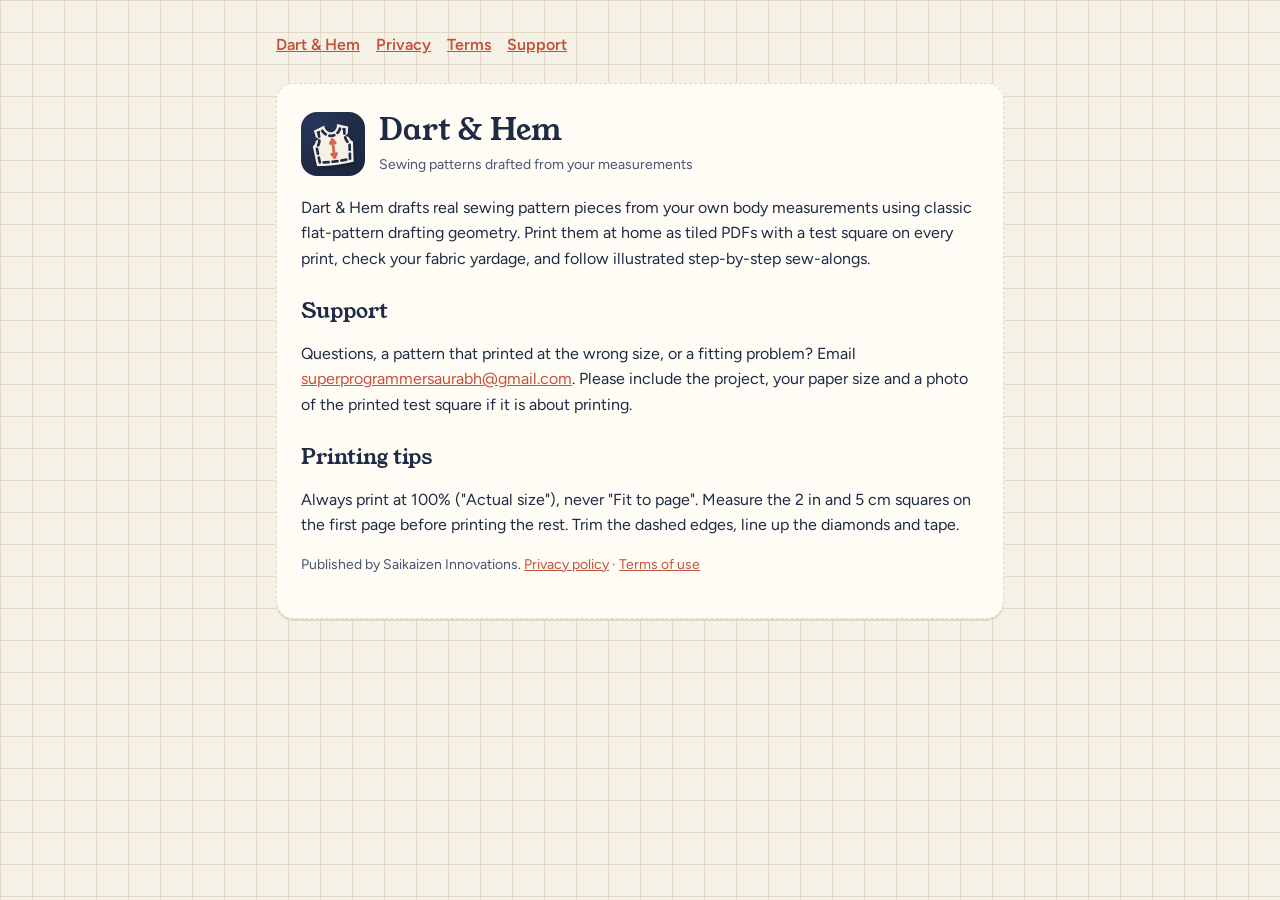
<file: index.html>
<!doctype html>
<html lang="en">
<head>
<meta charset="utf-8">
<meta name="viewport" content="width=device-width,initial-scale=1">
<link rel="icon" href="icon.png">
<link rel="preconnect" href="https://fonts.googleapis.com"><link href="https://fonts.googleapis.com/css2?family=Young+Serif&family=Figtree:wght@400;600;700&display=swap" rel="stylesheet">
<link rel="stylesheet" href="style.css">
<title>Dart &amp; Hem: Sewing Patterns</title>
</head>
<body><div class="wrap"><nav><a href="index.html">Dart &amp; Hem</a><a href="privacy.html">Privacy</a><a href="terms.html">Terms</a><a href="mailto:superprogrammersaurabh@gmail.com">Support</a></nav><br><div class="card">
<div class="brand"><img src="icon.png" alt=""><div><h1>Dart &amp; Hem</h1><div class="small">Sewing patterns drafted from your measurements</div></div></div>
<p>Dart &amp; Hem drafts real sewing pattern pieces from your own body measurements using classic flat-pattern
drafting geometry. Print them at home as tiled PDFs with a test square on every print, check your fabric yardage,
and follow illustrated step-by-step sew-alongs.</p>
<h2>Support</h2>
<p>Questions, a pattern that printed at the wrong size, or a fitting problem? Email
<a href="mailto:superprogrammersaurabh@gmail.com">superprogrammersaurabh@gmail.com</a>. Please include the project,
your paper size and a photo of the printed test square if it is about printing.</p>
<h2>Printing tips</h2>
<p>Always print at 100% ("Actual size"), never "Fit to page". Measure the 2 in and 5 cm squares on the first page
before printing the rest. Trim the dashed edges, line up the diamonds and tape.</p>
<p class="small">Published by Saikaizen Innovations. <a href="privacy.html">Privacy policy</a> · <a href="terms.html">Terms of use</a></p>
</div></div></body></html>
</file>
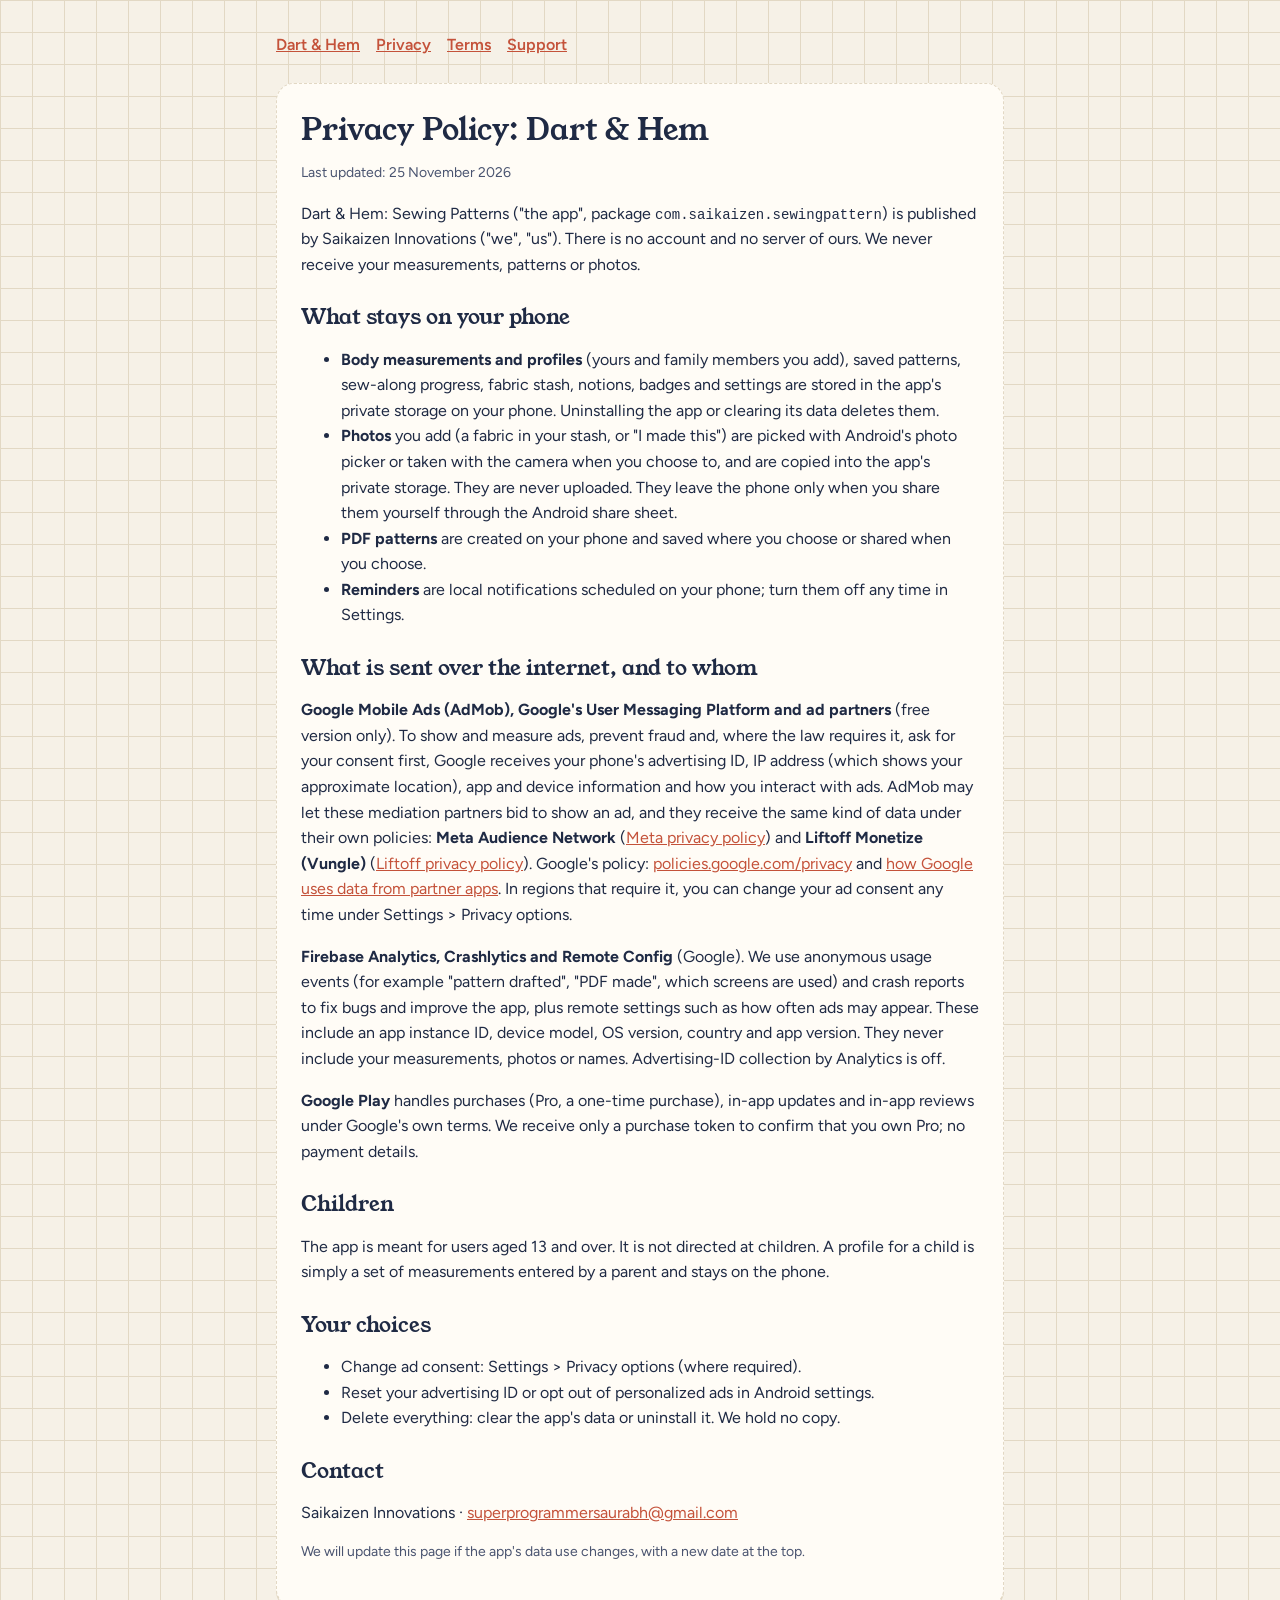
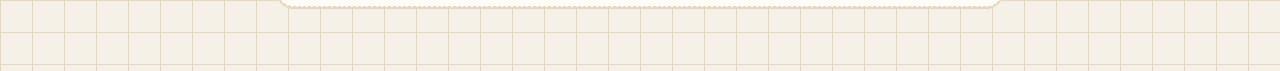
<file: privacy.html>
<!doctype html>
<html lang="en">
<head>
<meta charset="utf-8">
<meta name="viewport" content="width=device-width,initial-scale=1">
<link rel="icon" href="icon.png">
<link rel="preconnect" href="https://fonts.googleapis.com"><link href="https://fonts.googleapis.com/css2?family=Young+Serif&family=Figtree:wght@400;600;700&display=swap" rel="stylesheet">
<link rel="stylesheet" href="style.css">
<title>Dart &amp; Hem Privacy Policy</title>
</head>
<body><div class="wrap"><nav><a href="index.html">Dart &amp; Hem</a><a href="privacy.html">Privacy</a><a href="terms.html">Terms</a><a href="mailto:superprogrammersaurabh@gmail.com">Support</a></nav><br><div class="card">
<h1>Privacy Policy: Dart &amp; Hem</h1>
<p class="small">Last updated: 25 November 2026</p>
<p>Dart &amp; Hem: Sewing Patterns ("the app", package <code>com.saikaizen.sewingpattern</code>) is published by
Saikaizen Innovations ("we", "us"). There is no account and no server of ours. We never receive your measurements,
patterns or photos.</p>

<h2>What stays on your phone</h2>
<ul>
<li><b>Body measurements and profiles</b> (yours and family members you add), saved patterns, sew-along progress,
fabric stash, notions, badges and settings are stored in the app's private storage on your phone. Uninstalling the
app or clearing its data deletes them.</li>
<li><b>Photos</b> you add (a fabric in your stash, or "I made this") are picked with Android's photo picker or taken
with the camera when you choose to, and are copied into the app's private storage. They are never uploaded. They
leave the phone only when you share them yourself through the Android share sheet.</li>
<li><b>PDF patterns</b> are created on your phone and saved where you choose or shared when you choose.</li>
<li><b>Reminders</b> are local notifications scheduled on your phone; turn them off any time in Settings.</li>
</ul>

<h2>What is sent over the internet, and to whom</h2>
<p><b>Google Mobile Ads (AdMob), Google's User Messaging Platform and ad partners</b> (free version only). To show and
measure ads, prevent fraud and, where the law requires it, ask for your consent first, Google receives your phone's
advertising ID, IP address (which shows your approximate location), app and device information and how you interact
with ads. AdMob may let these mediation partners bid to show an ad, and they receive the same kind of data under their
own policies: <b>Meta Audience Network</b> (<a href="https://www.facebook.com/privacy/policy/">Meta privacy policy</a>)
and <b>Liftoff Monetize (Vungle)</b> (<a href="https://liftoff.io/privacy-policy/">Liftoff privacy policy</a>).
Google's policy: <a href="https://policies.google.com/privacy">policies.google.com/privacy</a> and
<a href="https://policies.google.com/technologies/partner-sites">how Google uses data from partner apps</a>.
In regions that require it, you can change your ad consent any time under Settings &gt; Privacy options.</p>
<p><b>Firebase Analytics, Crashlytics and Remote Config</b> (Google). We use anonymous usage events (for example
"pattern drafted", "PDF made", which screens are used) and crash reports to fix bugs and improve the app, plus remote
settings such as how often ads may appear. These include an app instance ID, device model, OS version, country and
app version. They never include your measurements, photos or names. Advertising-ID collection by Analytics is off.</p>
<p><b>Google Play</b> handles purchases (Pro, a one-time purchase), in-app updates and in-app reviews under Google's
own terms. We receive only a purchase token to confirm that you own Pro; no payment details.</p>

<h2>Children</h2>
<p>The app is meant for users aged 13 and over. It is not directed at children. A profile for a child is simply a set
of measurements entered by a parent and stays on the phone.</p>

<h2>Your choices</h2>
<ul>
<li>Change ad consent: Settings &gt; Privacy options (where required).</li>
<li>Reset your advertising ID or opt out of personalized ads in Android settings.</li>
<li>Delete everything: clear the app's data or uninstall it. We hold no copy.</li>
</ul>

<h2>Contact</h2>
<p>Saikaizen Innovations · <a href="mailto:superprogrammersaurabh@gmail.com">superprogrammersaurabh@gmail.com</a></p>
<p class="small">We will update this page if the app's data use changes, with a new date at the top.</p>
</div></div></body></html>
</file>
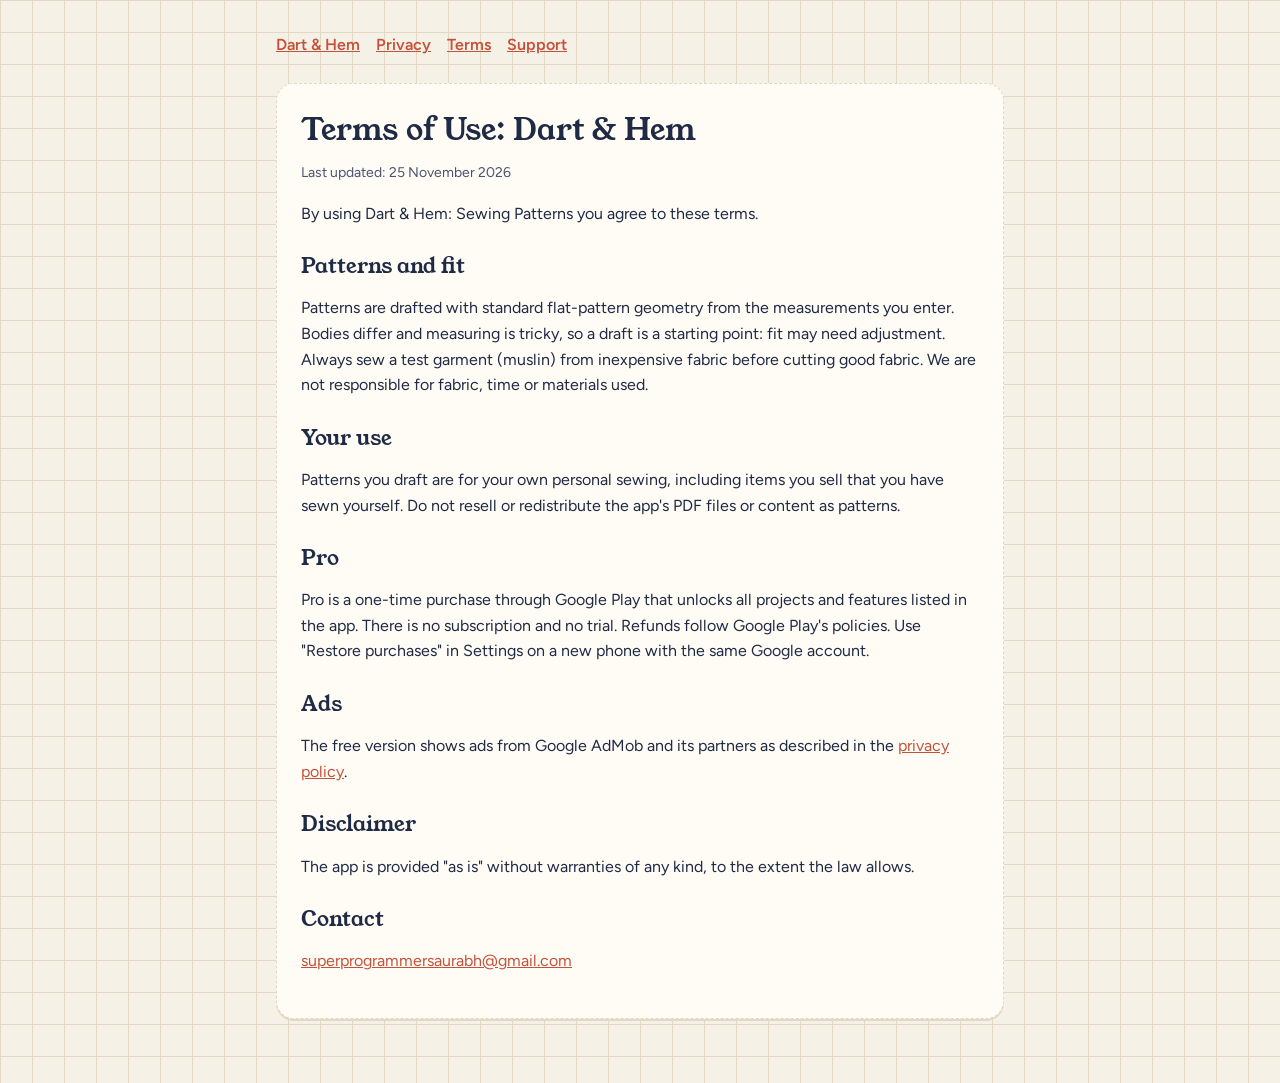
<file: terms.html>
<!doctype html>
<html lang="en">
<head>
<meta charset="utf-8">
<meta name="viewport" content="width=device-width,initial-scale=1">
<link rel="icon" href="icon.png">
<link rel="preconnect" href="https://fonts.googleapis.com"><link href="https://fonts.googleapis.com/css2?family=Young+Serif&family=Figtree:wght@400;600;700&display=swap" rel="stylesheet">
<link rel="stylesheet" href="style.css">
<title>Dart &amp; Hem Terms of Use</title>
</head>
<body><div class="wrap"><nav><a href="index.html">Dart &amp; Hem</a><a href="privacy.html">Privacy</a><a href="terms.html">Terms</a><a href="mailto:superprogrammersaurabh@gmail.com">Support</a></nav><br><div class="card">
<h1>Terms of Use: Dart &amp; Hem</h1>
<p class="small">Last updated: 25 November 2026</p>
<p>By using Dart &amp; Hem: Sewing Patterns you agree to these terms.</p>
<h2>Patterns and fit</h2>
<p>Patterns are drafted with standard flat-pattern geometry from the measurements you enter. Bodies differ and
measuring is tricky, so a draft is a starting point: fit may need adjustment. Always sew a test garment (muslin) from
inexpensive fabric before cutting good fabric. We are not responsible for fabric, time or materials used.</p>
<h2>Your use</h2>
<p>Patterns you draft are for your own personal sewing, including items you sell that you have sewn yourself. Do not
resell or redistribute the app's PDF files or content as patterns.</p>
<h2>Pro</h2>
<p>Pro is a one-time purchase through Google Play that unlocks all projects and features listed in the app. There is
no subscription and no trial. Refunds follow Google Play's policies. Use "Restore purchases" in Settings on a new
phone with the same Google account.</p>
<h2>Ads</h2>
<p>The free version shows ads from Google AdMob and its partners as described in the
<a href="privacy.html">privacy policy</a>.</p>
<h2>Disclaimer</h2>
<p>The app is provided "as is" without warranties of any kind, to the extent the law allows.</p>
<h2>Contact</h2>
<p><a href="mailto:superprogrammersaurabh@gmail.com">superprogrammersaurabh@gmail.com</a></p>
</div></div></body></html>
</file>
<file: style.css>
:root{--paper:#F6F1E7;--sheet:#FFFCF6;--ink:#1F2A44;--soft:#4A5470;--accent:#C4523A;--line:#E2D8C4}
@media (prefers-color-scheme:dark){:root{--paper:#161B26;--sheet:#1E2433;--ink:#F4EEE2;--soft:#C9C2B4;--accent:#E07A5F;--line:#2C3446}}
*{box-sizing:border-box}
body{margin:0;background:var(--paper);color:var(--ink);font:16px/1.6 Figtree,system-ui,sans-serif;
background-image:linear-gradient(var(--line) 1px,transparent 1px),linear-gradient(90deg,var(--line) 1px,transparent 1px);background-size:32px 32px}
.wrap{max-width:760px;margin:0 auto;padding:32px 16px 64px}
.card{background:var(--sheet);border:1.5px dashed var(--line);border-radius:18px;padding:28px 24px;box-shadow:0 2px 0 var(--line)}
h1,h2{font-family:"Young Serif",Georgia,serif;font-weight:400;line-height:1.2}
h1{font-size:30px;margin:0 0 6px}h2{font-size:21px;margin:28px 0 8px}
a{color:var(--accent)}code{font-size:14px}.small{color:var(--soft);font-size:14px}
.brand{display:flex;gap:14px;align-items:center;margin-bottom:18px}.brand img{width:64px;height:64px;border-radius:16px}
nav a{margin-right:16px;font-weight:600}
</file>
